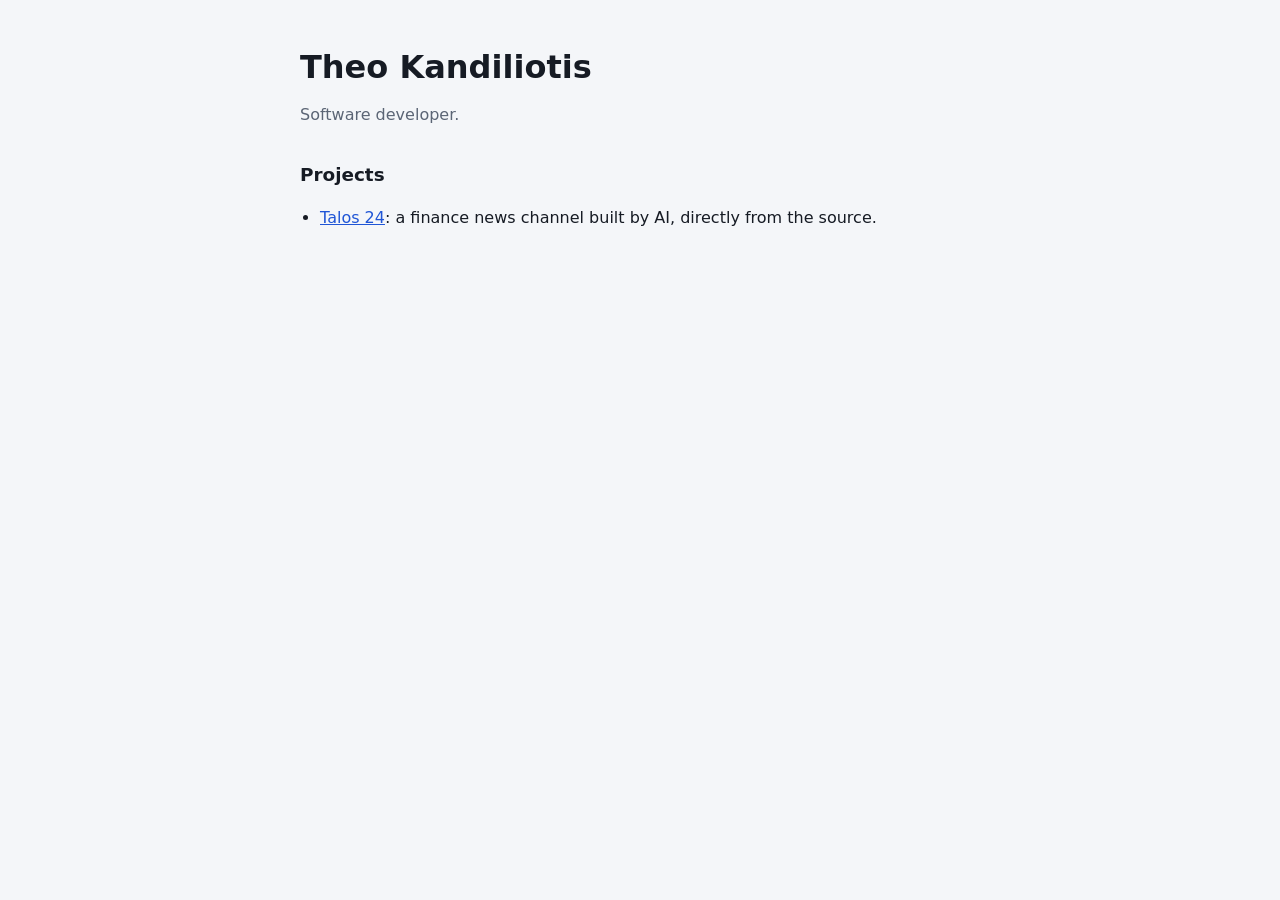
<file: index.html>
<!doctype html>
<html lang="en">
<head>
<meta charset="utf-8">
<meta name="viewport" content="width=device-width, initial-scale=1">
<title>Theo Kandiliotis</title>
<link rel="stylesheet" href="style.css">
</head>
<body>
<main>
  <h1>Theo Kandiliotis</h1>
  <p class="muted">Software developer.</p>

  <h2>Projects</h2>
  <ul>
    <li><a href="talos24/">Talos 24</a>: a finance news channel built by AI, directly from the source.</li>
  </ul>
</main>
</body>
</html>
</file>
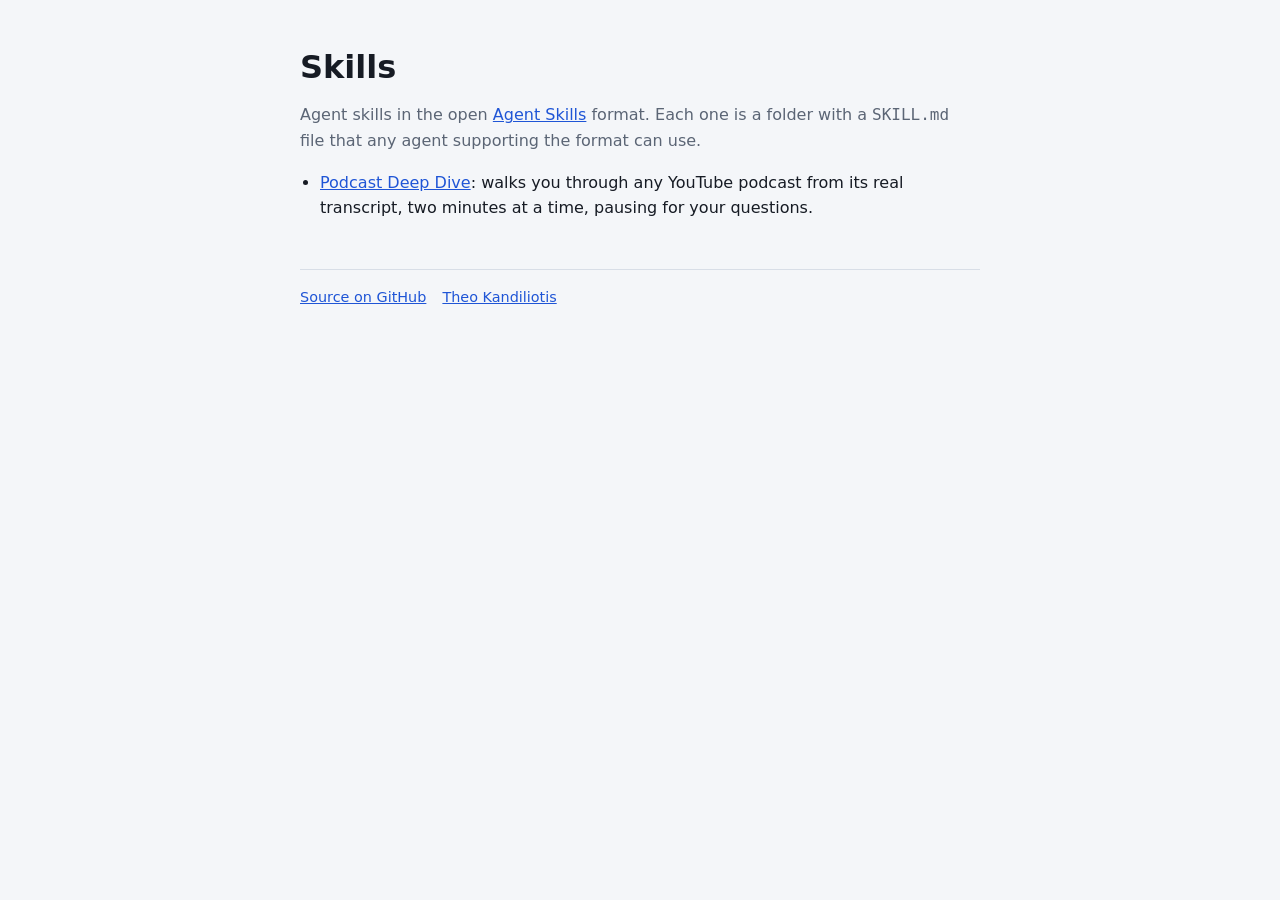
<file: skills/index.html>
<!doctype html>
<html lang="en">
<head>
<meta charset="utf-8">
<meta name="viewport" content="width=device-width, initial-scale=1">
<title>Skills</title>
<link rel="stylesheet" href="../style.css">
</head>
<body>
<main>
  <h1>Skills</h1>
  <p class="muted">Agent skills in the open <a href="https://agentskills.io">Agent Skills</a> format. Each one is a folder with a <code>SKILL.md</code> file that any agent supporting the format can use.</p>

  <ul>
    <li><a href="podcast-deep-dive/">Podcast Deep Dive</a>: walks you through any YouTube podcast from its real transcript, two minutes at a time, pausing for your questions.</li>
  </ul>

  <footer>
    <a href="https://github.com/TheoKand/theokand.github.io/tree/main/skills">Source on GitHub</a>
    <a href="../">Theo Kandiliotis</a>
  </footer>
</main>
</body>
</html>
</file>
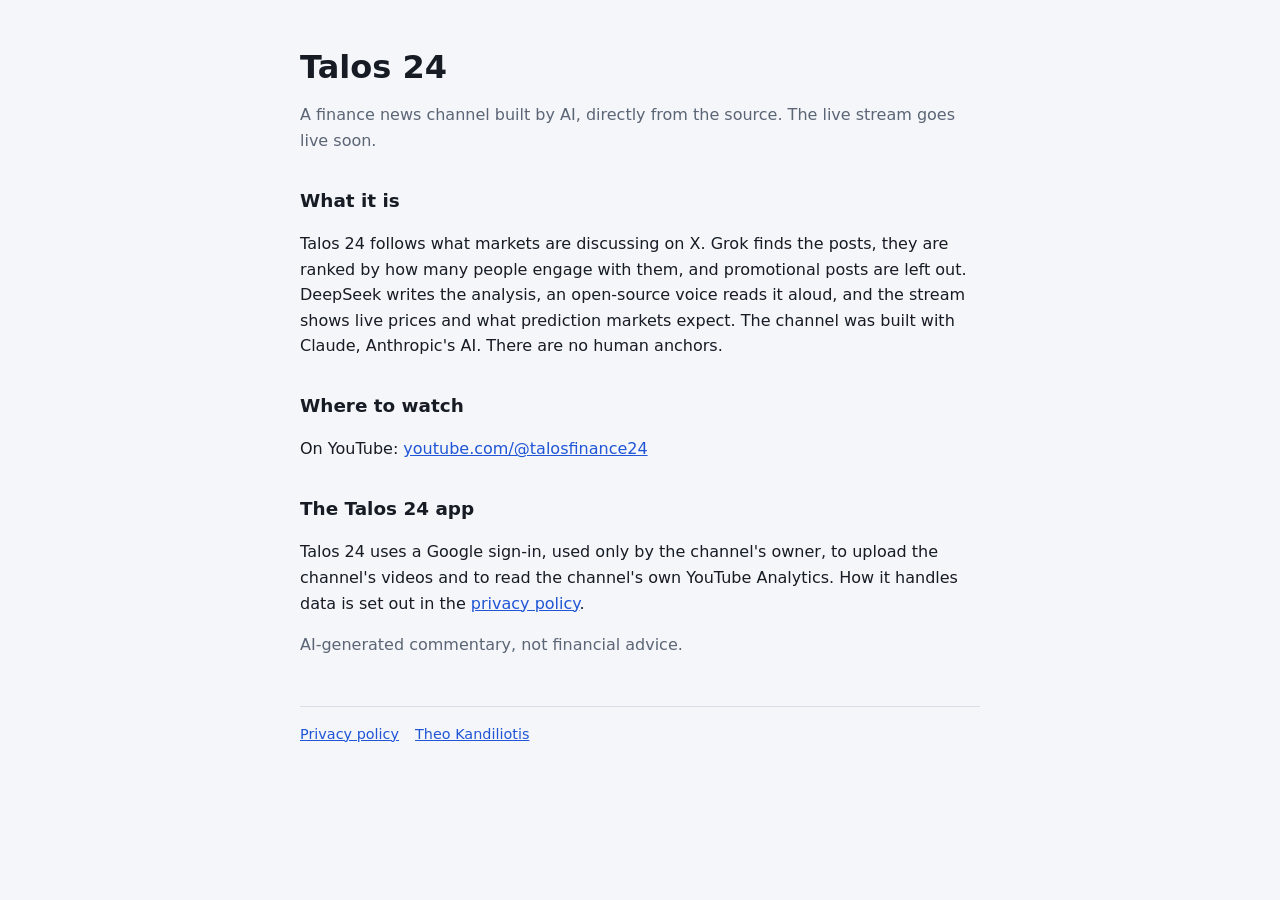
<file: talos24/index.html>
<!doctype html>
<html lang="en">
<head>
<meta charset="utf-8">
<meta name="viewport" content="width=device-width, initial-scale=1">
<title>Talos 24</title>
<link rel="stylesheet" href="../style.css">
</head>
<body>
<main>
  <h1>Talos 24</h1>
  <p class="muted">A finance news channel built by AI, directly from the source. The live stream goes live soon.</p>

  <h2>What it is</h2>
  <p>Talos 24 follows what markets are discussing on X. Grok finds the posts, they are ranked by how many people engage with them, and promotional posts are left out. DeepSeek writes the analysis, an open-source voice reads it aloud, and the stream shows live prices and what prediction markets expect. The channel was built with Claude, Anthropic's AI. There are no human anchors.</p>

  <h2>Where to watch</h2>
  <p>On YouTube: <a href="https://www.youtube.com/@talosfinance24">youtube.com/@talosfinance24</a></p>

  <h2>The Talos 24 app</h2>
  <p>Talos 24 uses a Google sign-in, used only by the channel's owner, to upload the channel's videos and to read the channel's own YouTube Analytics. How it handles data is set out in the <a href="privacy.html">privacy policy</a>.</p>

  <p class="muted">AI-generated commentary, not financial advice.</p>

  <footer>
    <a href="privacy.html">Privacy policy</a>
    <a href="../">Theo Kandiliotis</a>
  </footer>
</main>
</body>
</html>
</file>
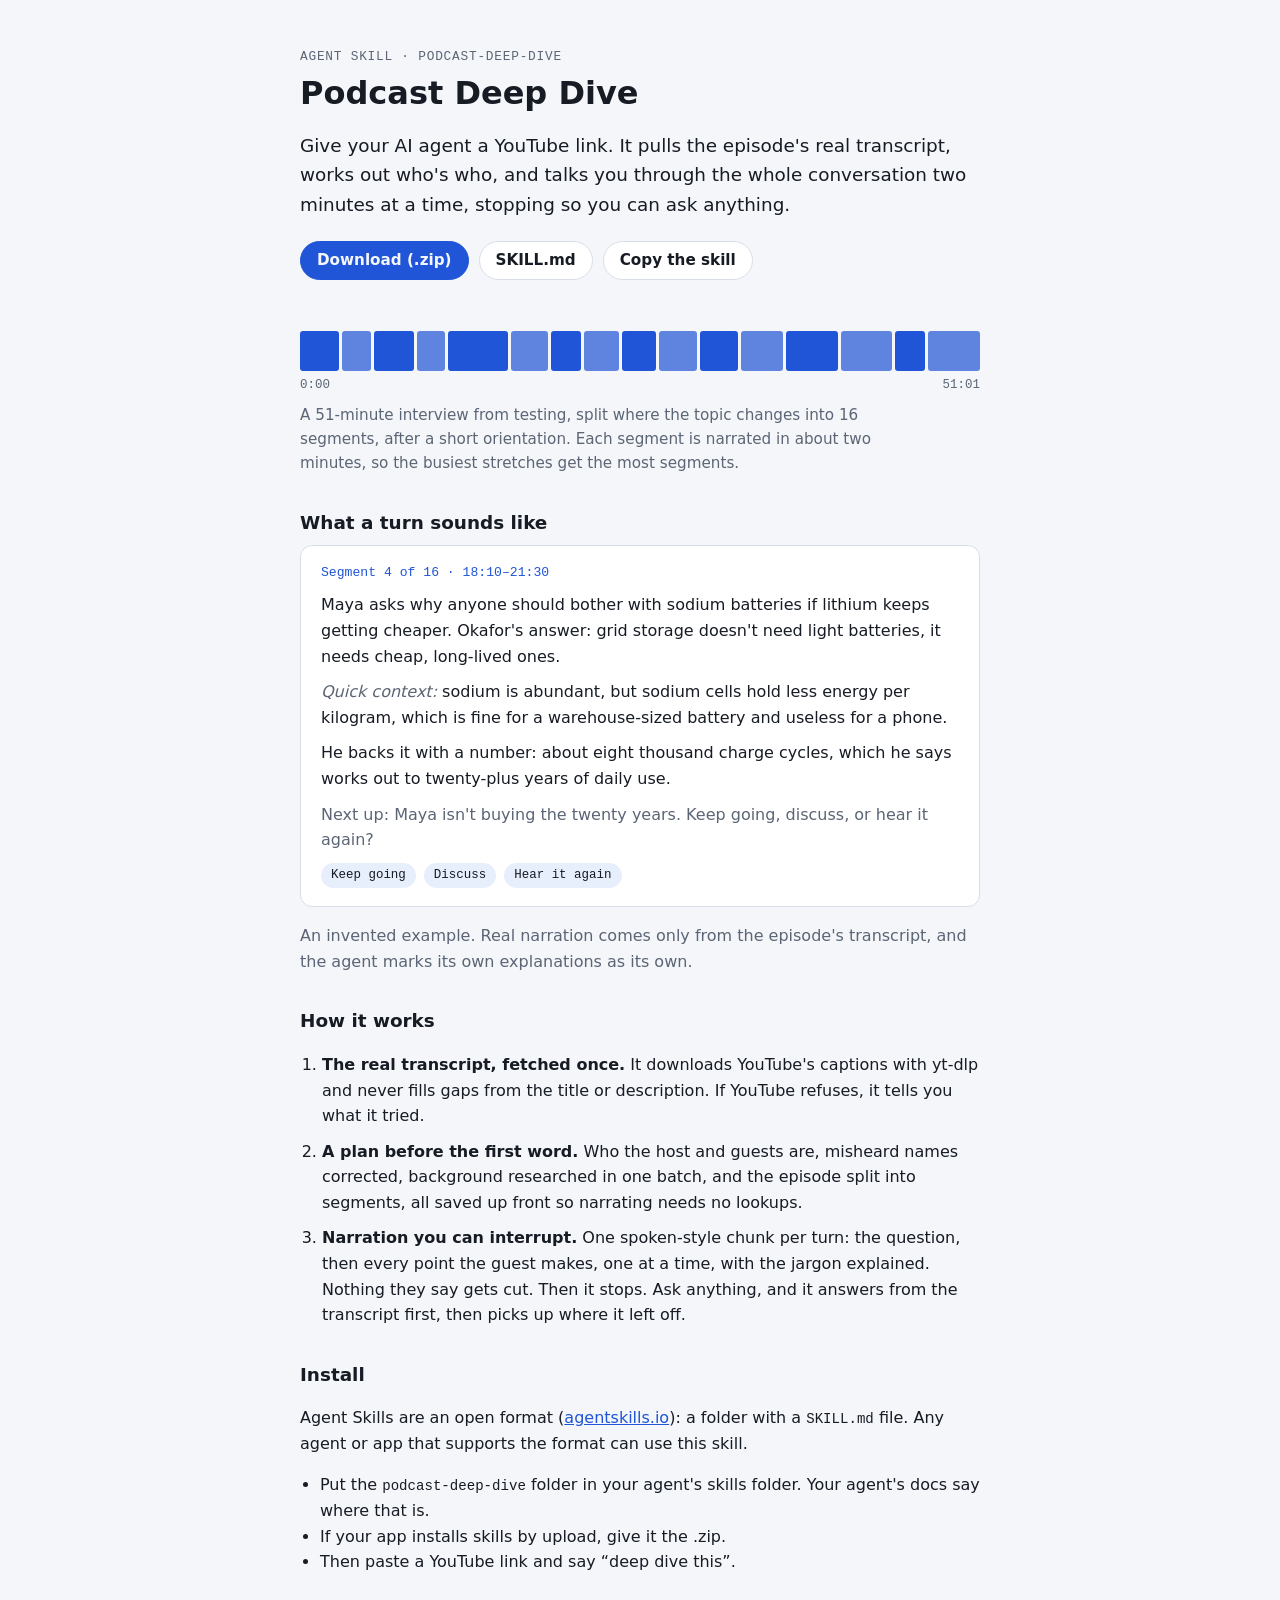
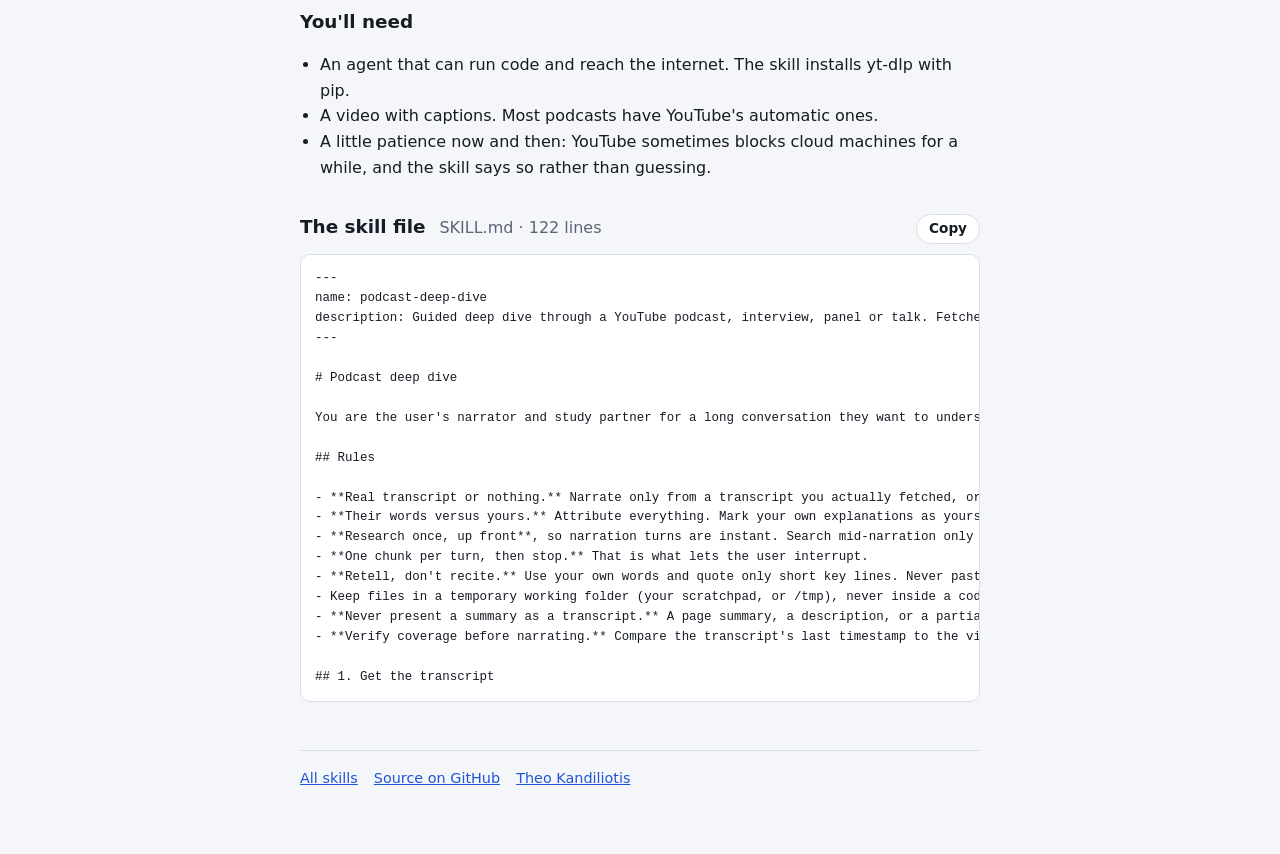
<file: skills/podcast-deep-dive/index.html>
<!doctype html>
<html lang="en">
<head>
<meta charset="utf-8">
<meta name="viewport" content="width=device-width, initial-scale=1">
<title>Podcast Deep Dive</title>
<meta name="description" content="An agent skill that walks you through any YouTube podcast from its real transcript, two minutes at a time, pausing for your questions.">
<meta property="og:title" content="Podcast Deep Dive">
<meta property="og:description" content="An agent skill that walks you through any YouTube podcast from its real transcript, two minutes at a time, pausing for your questions.">
<meta property="og:type" content="website">
<meta property="og:url" content="https://theokand.github.io/skills/podcast-deep-dive/">
<meta name="twitter:card" content="summary">
<link rel="stylesheet" href="../../style.css">
<style>
:root { --surface: #ffffff; --accent-soft: #e7eefc; --mono: ui-monospace, SFMono-Regular, Menlo, Consolas, monospace; }
@media (prefers-color-scheme: dark) { :root { --surface: #151b24; --accent-soft: #1a2640; } }
.eyebrow { font: 500 .8rem/1.4 var(--mono); letter-spacing: .06em; text-transform: uppercase; color: var(--muted); margin: 0 0 8px; }
.lede { font-size: 1.15rem; }
.actions { display: flex; flex-wrap: wrap; gap: 10px; margin: 22px 0 6px; }
.btn { display: inline-flex; align-items: center; font: 600 .95rem/1 system-ui, -apple-system, "Segoe UI", Roboto, sans-serif; padding: 11px 16px; border-radius: 999px; border: 1px solid var(--rule); background: var(--surface); color: var(--fg); text-decoration: none; cursor: pointer; }
.btn:hover { border-color: var(--accent); }
.btn.primary { background: var(--accent); border-color: var(--accent); color: var(--bg); }
.btn:focus-visible, .code:focus-visible { outline: 3px solid var(--accent); outline-offset: 2px; }
.status { font: .82rem/1.4 var(--mono); color: var(--muted); min-height: 1.3em; margin: 0; }
.timeline { margin: 28px 0 0; }
.bar { display: flex; gap: 3px; height: 40px; }
.bar span { background: var(--accent); border-radius: 3px; min-width: 3px; }
.bar span:nth-child(even) { opacity: .7; }
.scale { display: flex; justify-content: space-between; font: .78rem/1.4 var(--mono); color: var(--muted); margin-top: 6px; font-variant-numeric: tabular-nums; }
.timeline figcaption { color: var(--muted); font-size: .95rem; margin-top: 8px; max-width: 66ch; }
.turn { background: var(--surface); border: 1px solid var(--rule); border-radius: 12px; padding: 18px 20px; }
.turn p { margin: 0 0 10px; }
.turn-meta { font: .82rem/1.4 var(--mono); color: var(--accent); font-variant-numeric: tabular-nums; }
.aside { font-style: italic; color: var(--muted); }
.turn-next { color: var(--muted); }
.replies { display: flex; flex-wrap: wrap; gap: 8px; }
.replies span { font: .78rem/1.4 var(--mono); padding: 4px 10px; border-radius: 999px; background: var(--accent-soft); color: var(--fg); }
.steps { padding-left: 22px; }
.steps li { margin-bottom: 10px; }
code { font-family: var(--mono); font-size: .88em; overflow-wrap: anywhere; }
.file-head { display: flex; flex-wrap: wrap; align-items: baseline; gap: 8px 14px; margin: 32px 0 0; }
.file-head h2 { margin: 0; }
.file-head .btn { margin-left: auto; padding: 7px 12px; font-size: .85rem; }
.code { background: var(--surface); border: 1px solid var(--rule); border-radius: 10px; padding: 14px; font: .78rem/1.6 var(--mono); white-space: pre; overflow: auto; max-height: 28rem; margin: 10px 0 0; }
</style>
</head>
<body>
<main>
  <p class="eyebrow">Agent skill · podcast-deep-dive</p>
  <h1>Podcast Deep Dive</h1>
  <p class="lede">Give your AI agent a YouTube link. It pulls the episode's real transcript, works out who's who, and talks you through the whole conversation two minutes at a time, stopping so you can ask anything.</p>
  <div class="actions">
    <a class="btn primary" href="../podcast-deep-dive.zip" download>Download (.zip)</a>
    <a class="btn" href="https://raw.githubusercontent.com/TheoKand/theokand.github.io/main/skills/podcast-deep-dive/SKILL.md">SKILL.md</a>
    <button class="btn" id="copy-top" type="button">Copy the skill</button>
  </div>
  <p class="status" id="status" role="status" aria-live="polite"></p>

  <figure class="timeline">
    <div class="bar" aria-hidden="true"><span style="flex: 186 1 0" title="S01 · 0:00–3:06"></span><span style="flex: 140 1 0" title="S02 · 3:06–5:26"></span><span style="flex: 193 1 0" title="S03 · 5:26–8:39"></span><span style="flex: 139 1 0" title="S04 · 8:39–10:58"></span><span style="flex: 288 1 0" title="S05 · 10:58–15:46"></span><span style="flex: 179 1 0" title="S06 · 15:46–18:45"></span><span style="flex: 143 1 0" title="S07 · 18:45–21:08"></span><span style="flex: 170 1 0" title="S08 · 21:08–23:58"></span><span style="flex: 162 1 0" title="S09 · 23:58–26:40"></span><span style="flex: 182 1 0" title="S10 · 26:40–29:42"></span><span style="flex: 187 1 0" title="S11 · 29:42–32:49"></span><span style="flex: 198 1 0" title="S12 · 32:49–36:07"></span><span style="flex: 255 1 0" title="S13 · 36:07–40:22"></span><span style="flex: 245 1 0" title="S14 · 40:22–44:27"></span><span style="flex: 141 1 0" title="S15 · 44:27–46:48"></span><span style="flex: 253 1 0" title="S16 · 46:48–51:01"></span></div>
    <div class="scale"><span>0:00</span><span>51:01</span></div>
    <figcaption>A 51-minute interview from testing, split where the topic changes into 16 segments, after a short orientation. Each segment is narrated in about two minutes, so the busiest stretches get the most segments.</figcaption>
  </figure>

  <h2>What a turn sounds like</h2>
  <article class="turn">
    <p class="turn-meta">Segment 4 of 16 · 18:10–21:30</p>
    <p>Maya asks why anyone should bother with sodium batteries if lithium keeps getting cheaper. Okafor's answer: grid storage doesn't need light batteries, it needs cheap, long-lived ones.</p>
    <p><span class="aside">Quick context:</span> sodium is abundant, but sodium cells hold less energy per kilogram, which is fine for a warehouse-sized battery and useless for a phone.</p>
    <p>He backs it with a number: about eight thousand charge cycles, which he says works out to twenty-plus years of daily use.</p>
    <p class="turn-next">Next up: Maya isn't buying the twenty years. Keep going, discuss, or hear it again?</p>
    <div class="replies" aria-label="Ways to reply"><span>Keep going</span><span>Discuss</span><span>Hear it again</span></div>
  </article>
  <p class="muted">An invented example. Real narration comes only from the episode's transcript, and the agent marks its own explanations as its own.</p>

  <h2>How it works</h2>
  <ol class="steps">
    <li><strong>The real transcript, fetched once.</strong> It downloads YouTube's captions with yt-dlp and never fills gaps from the title or description. If YouTube refuses, it tells you what it tried.</li>
    <li><strong>A plan before the first word.</strong> Who the host and guests are, misheard names corrected, background researched in one batch, and the episode split into segments, all saved up front so narrating needs no lookups.</li>
    <li><strong>Narration you can interrupt.</strong> One spoken-style chunk per turn: the question, then every point the guest makes, one at a time, with the jargon explained. Nothing they say gets cut. Then it stops. Ask anything, and it answers from the transcript first, then picks up where it left off.</li>
  </ol>

  <h2>Install</h2>
  <p>Agent Skills are an open format (<a href="https://agentskills.io">agentskills.io</a>): a folder with a <code>SKILL.md</code> file. Any agent or app that supports the format can use this skill.</p>
  <ul>
    <li>Put the <code>podcast-deep-dive</code> folder in your agent's skills folder. Your agent's docs say where that is.</li>
    <li>If your app installs skills by upload, give it the .zip.</li>
    <li>Then paste a YouTube link and say “deep dive this”.</li>
  </ul>

  <h2>You'll need</h2>
  <ul>
    <li>An agent that can run code and reach the internet. The skill installs yt-dlp with pip.</li>
    <li>A video with captions. Most podcasts have YouTube's automatic ones.</li>
    <li>A little patience now and then: YouTube sometimes blocks cloud machines for a while, and the skill says so rather than guessing.</li>
  </ul>

  <div class="file-head">
    <h2>The skill file</h2>
    <span class="muted">SKILL.md · 122 lines</span>
    <button class="btn" id="copy-file" type="button">Copy</button>
  </div>
  <pre class="code" id="skill-pre" tabindex="0" aria-label="SKILL.md contents">---
name: podcast-deep-dive
description: Guided deep dive through a YouTube podcast, interview, panel or talk. Fetches the complete real transcript (never reconstructed from the title, description or memory), saves it with a segment-by-segment narration plan up front, then narrates the whole conversation in roughly 2-minute spoken chunks — who the people are, what each question was, what was actually said, with jargon and references explained — pausing after every chunk to ask whether to continue, discuss or repeat, and answering interruptions with on-the-fly research. Use this whenever the user shares a YouTube link and wants to go through it, understand it, be walked or talked through it, discuss it, have it narrated or deep dive it, or asks what was said in an episode, even if they don't name this skill. Also use it to resume a deep dive in progress (continue the podcast, next segment, repeat that part).
---

# Podcast deep dive

You are the user's narrator and study partner for a long conversation they want to understand without watching it. They listen, interrupt when something is unclear, and steer with short replies.

## Rules

- **Real transcript or nothing.** Narrate only from a transcript you actually fetched, or one the user gave you. Never use the title, description, chapters or your memory of the episode. If you can't get the transcript, say so and say what you tried. If part of it is missing, say which part.
- **Their words versus yours.** Attribute everything. Mark your own explanations as yours ("quick context: …"). Flag doubts, such as who is speaking or a name the captions may have misheard.
- **Research once, up front**, so narration turns are instant. Search mid-narration only when a question needs something the plan can't answer.
- **One chunk per turn, then stop.** That is what lets the user interrupt.
- **Retell, don't recite.** Use your own words and quote only short key lines. Never paste stretches of the transcript.
- Keep files in a temporary working folder (your scratchpad, or /tmp), never inside a code repository.
- **Never present a summary as a transcript.** A page summary, a description, or a partial excerpt is not a transcript. If you only have a summary for a stretch, say exactly which time range is missing and go get the real lines before narrating that stretch.
- **Verify coverage before narrating.** Compare the transcript's last timestamp to the video duration from info.json. If the gap is more than a couple of minutes, treat it as a failed download and run the fallbacks again rather than narrating around it.

## 1. Get the transcript

Download it **once** per video. If `$W/transcript.txt` already exists, reuse it: go straight to the plan, or to narrating if `plan.md` exists too. Every extra download is another chance for YouTube to block the machine.

YouTube bot-checks cloud machines one player "client" at a time, and which client gets through changes from day to day, so loop over a few. `curl-cffi` and `--js-runtimes node` help yt-dlp pass the check. `--ignore-no-formats-error` is there because we want only the captions, not the video. It also turns a bot-check into a mere warning, so keep the warnings visible: they are how you learn why an attempt failed.

```bash
W=&lt;temp-dir&gt;/podcast-deep-dive/&lt;video-id&gt;; mkdir -p "$W" &amp;&amp; cd "$W"
python3 -m venv .venv &amp;&amp; .venv/bin/pip install -q -U "yt-dlp[default,curl-cffi]"
for c in android_vr web_safari default mweb tv; do
  .venv/bin/yt-dlp -q --js-runtimes node --ignore-no-formats-error --skip-download \
    --write-info-json --write-subs --write-auto-subs --sub-langs "en.*" --sub-format json3 \
    --extractor-args "youtube:player_client=$c" -o "v.%(ext)s" "&lt;url&gt;"; ls v.*.json3 2&gt;/dev/null &amp;&amp; break
done
```

Then turn the captions into `transcript.txt`, one timestamped paragraph per ~45 seconds or per speaker turn:

```bash
cd "$W" &amp;&amp; python3 - &lt;&lt;'EOF'
import glob, json, re
files = sorted(glob.glob("v.*.json3"))
if not files:
    raise SystemExit("No captions were downloaded: YouTube refused every attempt (see the warnings above).")
info = json.load(open("v.info.json"))
manual = [f for f in files if f.split(".")[1] in (info.get("subtitles") or {})]
src = (manual or [f for f in files if "-orig." in f] or files)[0]
paras, cur, t0 = [], [], 0
for e in json.load(open(src))["events"]:
    s = re.sub(r"\s+", " ", "".join(x.get("utf8", "") for x in e.get("segs", []))).strip()
    if not s:
        continue
    t = e.get("tStartMs", 0) // 1000
    if cur and (s.startswith(("&gt;&gt;", "- ")) or t - t0 &gt; 45):
        paras.append((t0, " ".join(cur)))
        cur = []
    if not cur:
        t0 = t
    cur.append(s)
paras.append((t0, " ".join(cur)))
with open("transcript.txt", "w") as f:
    f.writelines(f"[{t // 3600}:{t % 3600 // 60:02}:{t % 60:02}] {x}\n" for t, x in paras)
print(info.get("title"), "|", info.get("channel"), "|", info.get("upload_date"), "|", info.get("duration_string"))
print("captions:", "manual" if manual else "auto", "| words:", sum(len(x.split()) for _, x in paras),
      "| transcript ends at", paras[-1][0], "s of", info.get("duration"), "s")
EOF
```

Tell the user in a line what you got. **Manual** captions are the channel's own and usually accurate. **Auto** captions are YouTube's speech recognition: expect misheard names and jargon, and speakers marked with `&gt;&gt;` at best. Also check that the transcript ends near the video's end. The description and chapters are in `v.info.json`.

For a non-English video, also download its `&lt;lang&gt;-orig` track (listed under `automatic_captions` in `v.info.json`). It is more accurate than YouTube's translation. Narrate in the user's language.

If every client fails, work down this list **in order, without pausing to ask the user between attempts**. Try each one, see what it returns, and only move to the next if it did not produce a usable full transcript. The user should not have to tell you to try the next option — that is your job.
1. Try again in 10–15 minutes, since the blocks come and go.
2. Use a transcript MCP or connector, if one is connected.
3. Use the show's own published transcript. Many shows post one; check it's the same episode and complete.
4. **Delegate to another agent with browser access.** If you cannot download or browse (sandboxed machine, blocked IP, no browser tool) but you have access to another agent — for example a Grok Bot — that can run yt-dlp or fetch pages, send it the job immediately with the exact video URL, the yt-dlp client loop, the json3-to-transcript conversion, and the reporting requirements (title, duration, caption type, word count, last timestamp versus total duration, file paths). Wait for its result before falling through to the next option. This is not a last resort; it is a normal fallback and often the fastest one. The delegated download must complete and be verified before any narration begins — no matter what.
5. **Front agent owns narration; background agent only supplies browser access.** The front agent — the one the user is talking to — is solely responsible for narrating and answering questions. The background agent exists only to provide browser access when the front agent doesn't have it. All coordination between front and background agents must be explicit and confirmed before either starts work: the front agent sends the job, waits for the verified result, and only then narrates. Never let the background agent drive the conversation or start narrating on its own.
6. Ask the user to paste the transcript.

If nothing works, say so and stop.

## 2. Plan, saved to `$W/plan.md` before narrating

Read the whole transcript, then write:
- **People:** the host(s), the guest(s), and anyone discussed at length: who they are and why they matter. Use the description plus one batch of web searches. Note if a sponsor colours the conversation.
- **Caption fixes:** misheard names and terms, corrected.
- **Background:** every term, person, company, event or number a smart non-specialist would need explained, in one or two plain lines each. Research it now in one batch, especially anything newer than your knowledge, and flag what you couldn't verify.
- **Segments:**
  - **S00 is the orientation:** the show, the people, when and why it was recorded, the main themes, and any caveats.
  - **S01 onward:** split at natural question or topic boundaries, each about 2 minutes read aloud (~300 words). Dense stretches get more segments. Skip ads with a passing mention.
  - **For each segment, record:** its time range, its line range in `transcript.txt`, who asks what, the points in order with who made them, what needs explaining, and a one-line "next".

## 3. Narrate

Start with S00 as soon as the plan is saved, then do one segment per turn. If a segment's transcript lines aren't fresh in your context (a long session, or after a context reset), re-read them by line range first. Narrate from what was said, not just from your notes.

How it should sound:
- **Spoken, not written:** plain sentences, short paragraphs, no bullets or headings. One small orientation line on top is fine: *Segment 4 of 16 · 18:10–21:30*.
- **Make the question and the answer explicit** ("Maya asks…", "Okafor's answer is…") and keep naming the speakers.
- **Never remove a point the guest makes.** Every point must reach the narration, in order: each argument, claim, example, story, number, name, prediction, caveat and disagreement. Never truncate or leave something out because it seems minor, obvious or off-topic. If you're unsure whether something counts as a separate point, include it. Only filler, stutters, crosstalk and a point repeated word for word may go, and a repeated point is still said once.
- **Distilling into points is fine.** To make the guest easier to absorb, break what they say into separate points and give them one at a time, each in its own short paragraph. Distilling means saying a point more compactly and clearly. It never means leaving one out.
- **Check before you stop.** Before ending a chunk, go through the segment's transcript lines point by point and add anything the narration is missing.
- **Explain terms where they come up**, briefly, marked as yours. Flag contested or wrong claims in a single line.
- **About 300 words**, unless the user asks for a different length. If a segment's points don't fit, split it into more segments; never cut points to hit the length.
- **End with one line:** what's next, then "keep going, discuss, or hear it again?" Vary the wording.

&gt; *Segment 4 of 16 · 18:10–21:30*
&gt; Maya asks why anyone should bother with sodium batteries if lithium keeps getting cheaper. Okafor's answer: grid storage doesn't need light batteries, it needs cheap, long-lived ones. Quick context: sodium is abundant, but sodium cells hold less energy per kilogram, which is fine for a warehouse-sized battery and useless for a phone. He backs it with a number: about eight thousand charge cycles, which he says works out to twenty-plus years of daily use. … Next up: Maya isn't buying the twenty years. Keep going, discuss, or hear it again?

## Replies

- **Continue:** narrate the next segment.
- **Repeat:** narrate the same segment again, simpler and in fresh wording.
- **Question or "let's discuss":** answer from the transcript first, with timestamps, then from your own knowledge. Search when you need facts you don't have, and say that you searched. Keep the podcast's content and outside information apart. Then offer to resume, and wait for the go-ahead.
- **Interrupted mid-chunk** (cut off, the turn stopped, or a question arriving mid-narration): deal with their message first. Then resume from where you were cut off, not from the next segment.
- **Skip, jump, go back, or "how much is left?":** use the segment list.
- **"More detail" or "shorter":** adjust. For more detail, go back to the transcript.
- **"What exactly did they say?":** give a short exact quote with its timestamp.
- **After the last segment:** sum up the takeaways, where the speakers agreed and disagreed, and the open questions. Then offer to discuss anything.

To resume later in the same session, re-read `plan.md`, recap in a sentence, and continue. In a new session the working folder may be gone: fetch and plan again, then jump to wherever the user wants to be.
</pre>

  <footer>
    <a href="../">All skills</a>
    <a href="https://github.com/TheoKand/theokand.github.io/tree/main/skills/podcast-deep-dive">Source on GitHub</a>
    <a href="../../">Theo Kandiliotis</a>
  </footer>
</main>
<script>
(function () {
  var pre = document.getElementById("skill-pre");
  var statusEl = document.getElementById("status");
  function copy() {
    var text = pre.textContent;
    var fallback = function () {
      var range = document.createRange();
      range.selectNodeContents(pre);
      var sel = window.getSelection();
      sel.removeAllRanges();
      sel.addRange(range);
      pre.scrollIntoView({ block: "nearest" });
      statusEl.textContent = "The skill text is selected. Use your device's Copy.";
    };
    if (navigator.clipboard && navigator.clipboard.writeText) {
      navigator.clipboard.writeText(text).then(function () { statusEl.textContent = "Copied the skill to your clipboard."; }, fallback);
    } else { fallback(); }
  }
  document.getElementById("copy-top").addEventListener("click", copy);
  document.getElementById("copy-file").addEventListener("click", copy);
})();
</script>
</body>
</html>
</file>
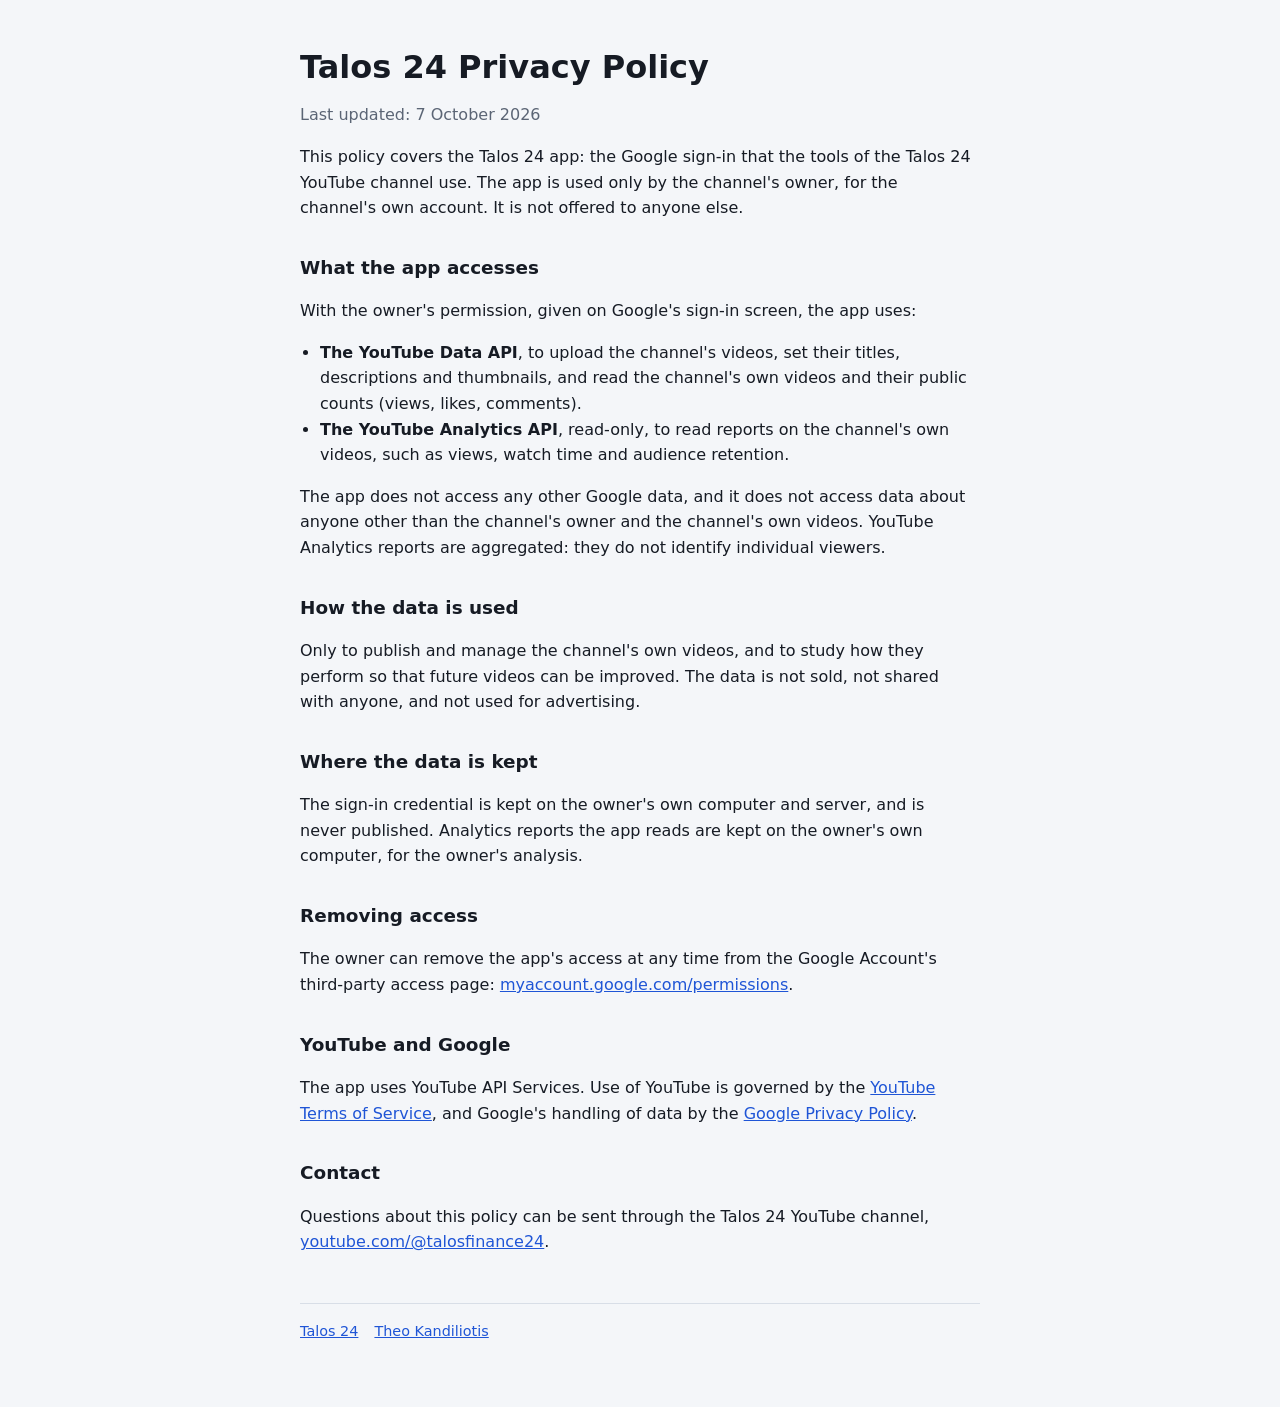
<file: talos24/privacy.html>
<!doctype html>
<html lang="en">
<head>
<meta charset="utf-8">
<meta name="viewport" content="width=device-width, initial-scale=1">
<title>Talos 24 Privacy Policy</title>
<link rel="stylesheet" href="../style.css">
</head>
<body>
<main>
  <h1>Talos 24 Privacy Policy</h1>
  <p class="muted">Last updated: 7 October 2026</p>

  <p>This policy covers the Talos 24 app: the Google sign-in that the tools of the Talos 24 YouTube channel use. The app is used only by the channel's owner, for the channel's own account. It is not offered to anyone else.</p>

  <h2>What the app accesses</h2>
  <p>With the owner's permission, given on Google's sign-in screen, the app uses:</p>
  <ul>
    <li><b>The YouTube Data API</b>, to upload the channel's videos, set their titles, descriptions and thumbnails, and read the channel's own videos and their public counts (views, likes, comments).</li>
    <li><b>The YouTube Analytics API</b>, read-only, to read reports on the channel's own videos, such as views, watch time and audience retention.</li>
  </ul>
  <p>The app does not access any other Google data, and it does not access data about anyone other than the channel's owner and the channel's own videos. YouTube Analytics reports are aggregated: they do not identify individual viewers.</p>

  <h2>How the data is used</h2>
  <p>Only to publish and manage the channel's own videos, and to study how they perform so that future videos can be improved. The data is not sold, not shared with anyone, and not used for advertising.</p>

  <h2>Where the data is kept</h2>
  <p>The sign-in credential is kept on the owner's own computer and server, and is never published. Analytics reports the app reads are kept on the owner's own computer, for the owner's analysis.</p>

  <h2>Removing access</h2>
  <p>The owner can remove the app's access at any time from the Google Account's third-party access page: <a href="https://myaccount.google.com/permissions">myaccount.google.com/permissions</a>.</p>

  <h2>YouTube and Google</h2>
  <p>The app uses YouTube API Services. Use of YouTube is governed by the <a href="https://www.youtube.com/t/terms">YouTube Terms of Service</a>, and Google's handling of data by the <a href="https://policies.google.com/privacy">Google Privacy Policy</a>.</p>

  <h2>Contact</h2>
  <p>Questions about this policy can be sent through the Talos 24 YouTube channel, <a href="https://www.youtube.com/@talosfinance24">youtube.com/@talosfinance24</a>.</p>

  <footer>
    <a href="./">Talos 24</a>
    <a href="../">Theo Kandiliotis</a>
  </footer>
</main>
</body>
</html>
</file>
<file: style.css>
:root {
  --bg: #f4f6f9; --fg: #161b24; --muted: #5b6575; --rule: #d8dee7; --accent: #1f55d6;
  color-scheme: light;
}
@media (prefers-color-scheme: dark) {
  :root { --bg: #0e1218; --fg: #e6eaf0; --muted: #9aa4b3; --rule: #263041; --accent: #7fa2ff; color-scheme: dark; }
}
* { box-sizing: border-box; }
body { margin: 0; background: var(--bg); color: var(--fg); font: 16px/1.6 system-ui, -apple-system, "Segoe UI", Roboto, sans-serif; }
main { max-width: 720px; margin: 0 auto; padding: 48px 20px 64px; }
h1 { font-size: 2rem; line-height: 1.2; margin: 0 0 8px; }
h2 { font-size: 1.15rem; margin: 32px 0 8px; }
p, li { max-width: 66ch; }
.muted { color: var(--muted); }
a { color: var(--accent); }
ul { padding-left: 20px; }
footer { margin-top: 48px; padding-top: 16px; border-top: 1px solid var(--rule); font-size: 0.9rem; color: var(--muted); display: flex; flex-wrap: wrap; gap: 16px; }
</file>
